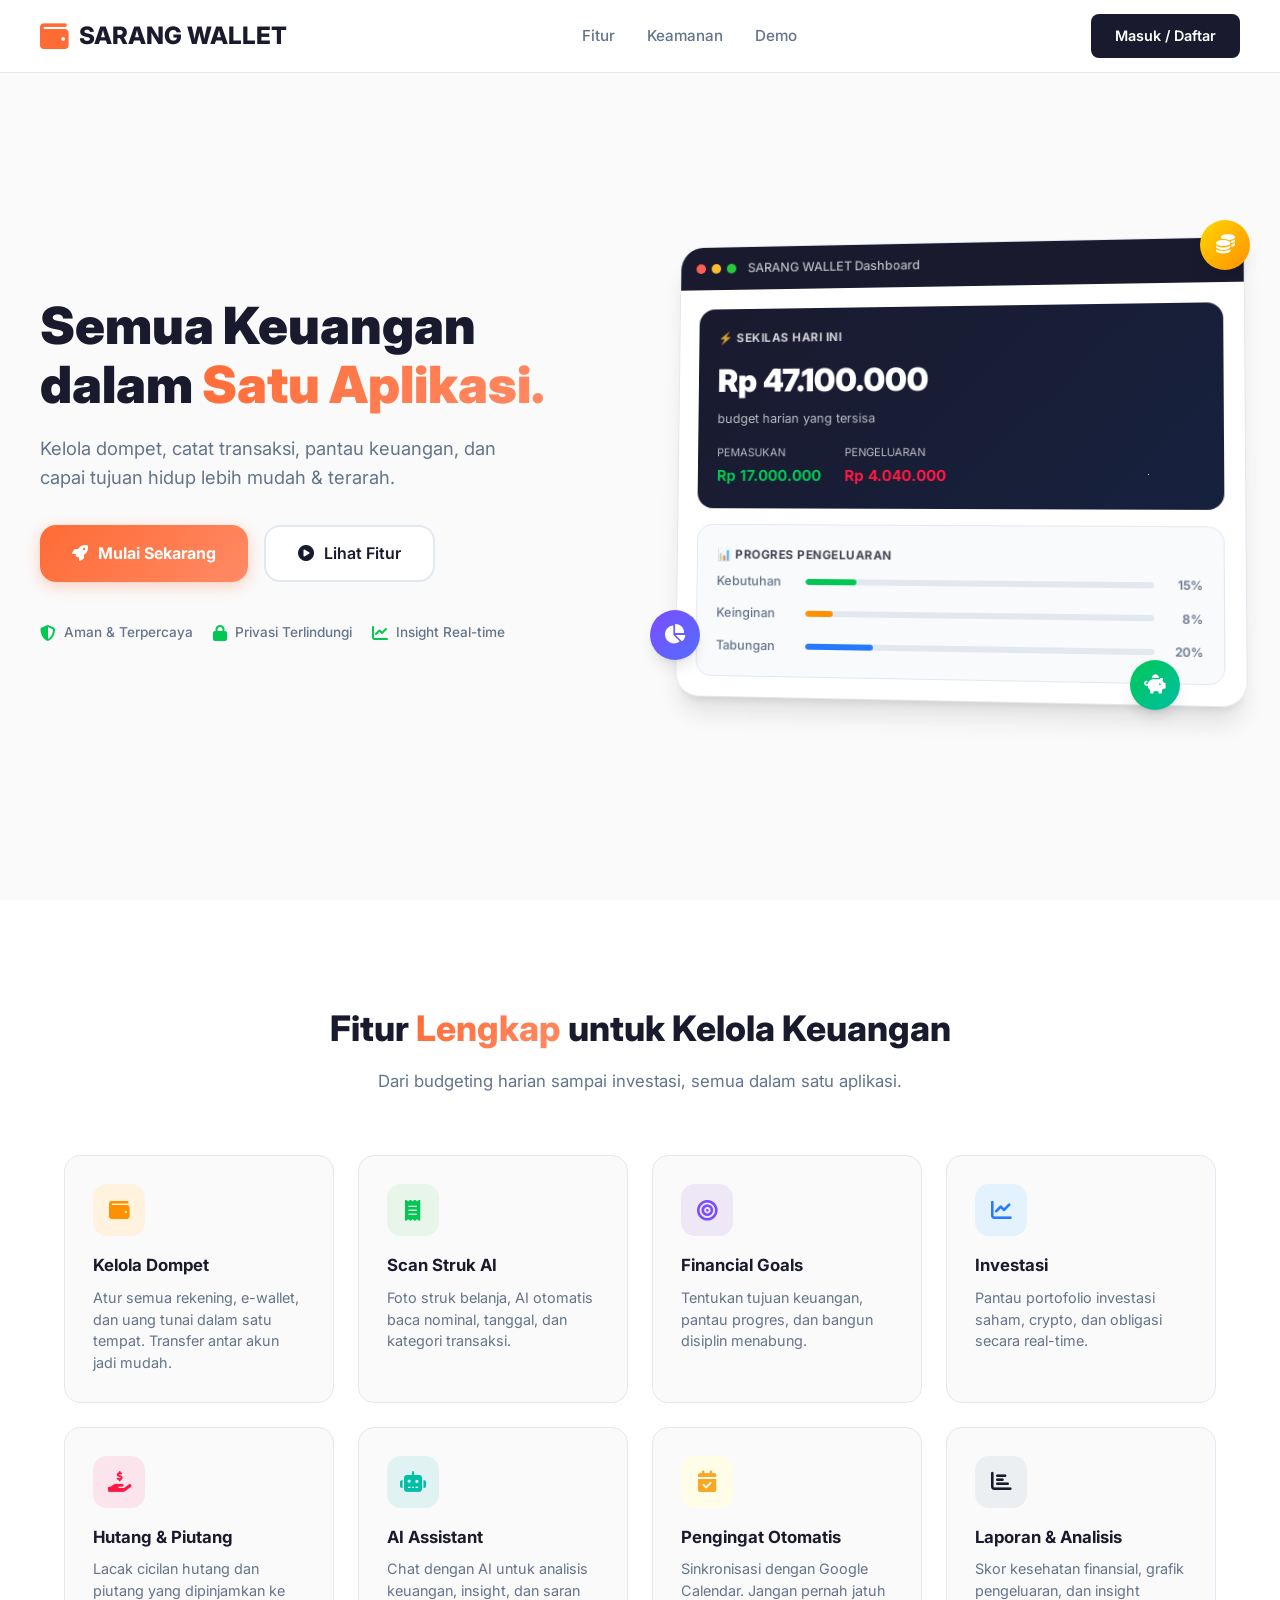
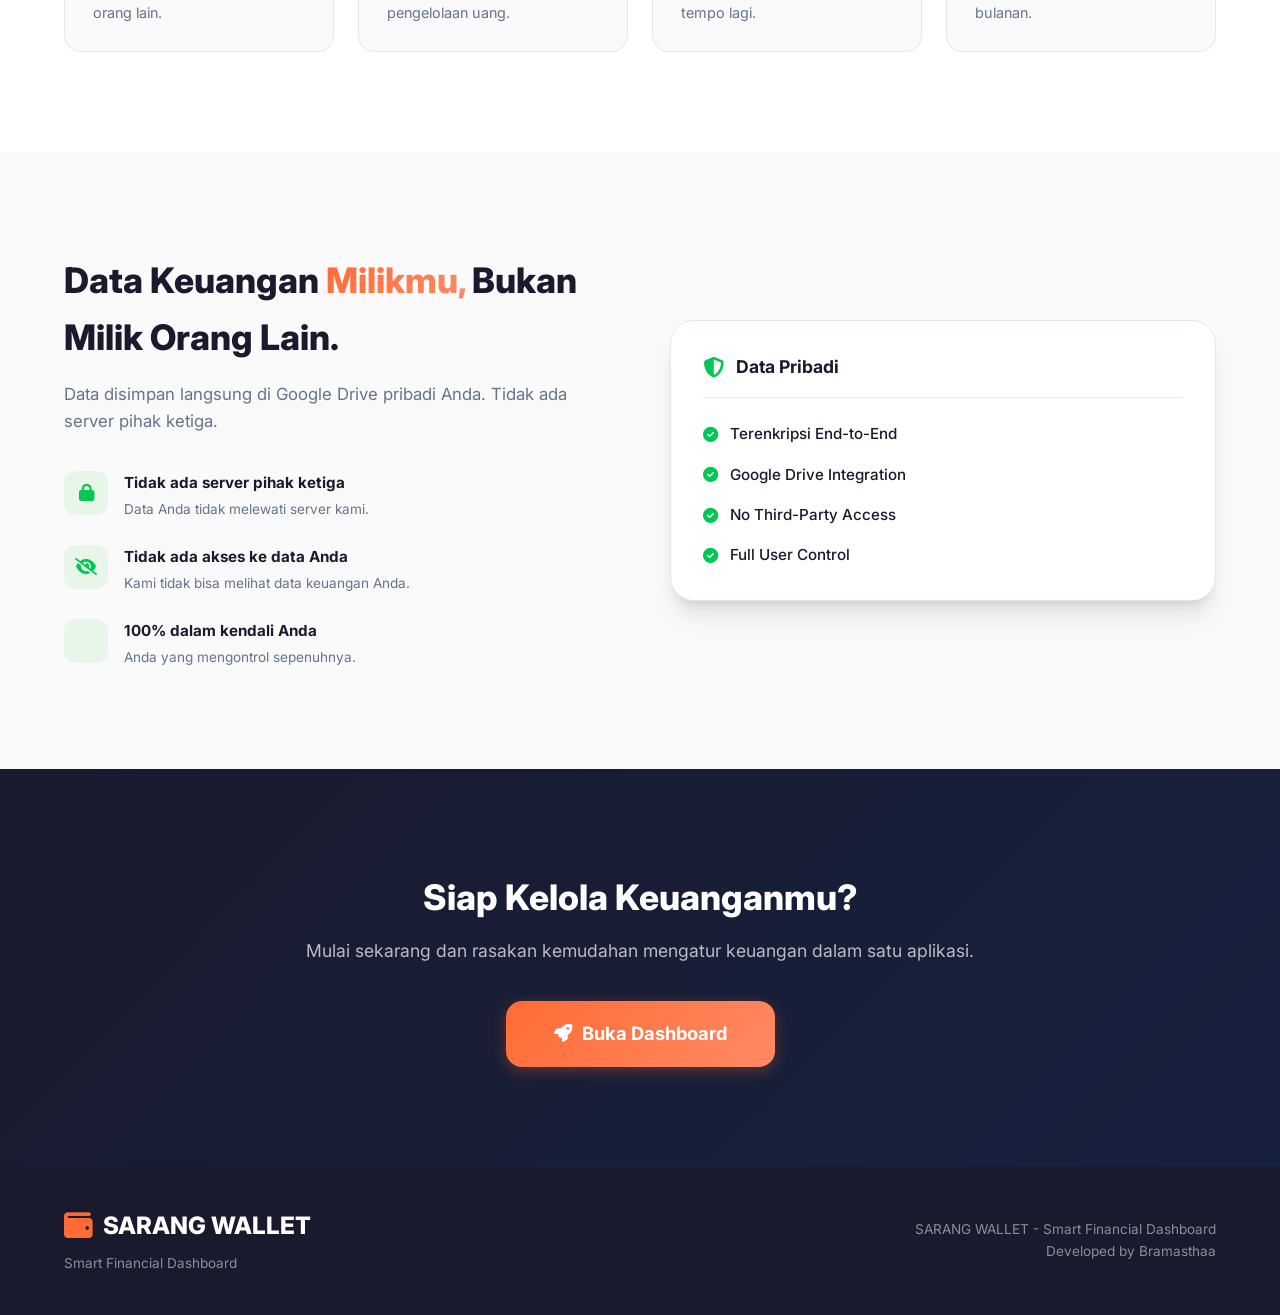
<file: index.html>
<!DOCTYPE html>
<html lang="id">
<head>
    <meta charset="UTF-8">
    <meta name="viewport" content="width=device-width, initial-scale=1.0">
    <title>SARANG WALLET - Smart Financial Dashboard</title>
    <link rel="stylesheet" href="css/landing.css">
    <link rel="stylesheet" href="https://cdnjs.cloudflare.com/ajax/libs/font-awesome/6.5.1/css/all.min.css">
    <link href="https://fonts.googleapis.com/css2?family=Inter:wght@300;400;500;600;700;800;900&display=swap" rel="stylesheet">
</head>
<body>
    <!-- Navigation -->
    <nav class="navbar">
        <div class="nav-container">
            <div class="logo">
                <i class="fas fa-wallet"></i>
                <span>SARANG WALLET</span>
            </div>
            <div class="nav-links">
                <a href="#features">Fitur</a>
                <a href="#security">Keamanan</a>
                <a href="#demo">Demo</a>
            </div>
            <a href="auth.html" class="btn-nav">Masuk / Daftar</a>
        </div>
    </nav>

    <!-- Hero Section -->
    <section class="hero">
        <div class="hero-container">
            <div class="hero-content">
                <h1>Semua Keuangan dalam <span class="highlight">Satu Aplikasi.</span></h1>
                <p>Kelola dompet, catat transaksi, pantau keuangan, dan capai tujuan hidup lebih mudah & terarah.</p>
                <div class="hero-buttons">
                    <a href="auth.html" class="btn-primary"><i class="fas fa-rocket"></i> Mulai Sekarang</a>
                    <a href="#features" class="btn-secondary"><i class="fas fa-play-circle"></i> Lihat Fitur</a>
                </div>
                <div class="trust-badges">
                    <div class="badge"><i class="fas fa-shield-halved"></i> Aman & Terpercaya</div>
                    <div class="badge"><i class="fas fa-lock"></i> Privasi Terlindungi</div>
                    <div class="badge"><i class="fas fa-chart-line"></i> Insight Real-time</div>
                </div>
            </div>
            <div class="hero-visual">
                <div class="dashboard-preview">
                    <div class="preview-header">
                        <div class="preview-dots">
                            <span></span><span></span><span></span>
                        </div>
                        <span class="preview-title">SARANG WALLET Dashboard</span>
                    </div>
                    <div class="preview-body">
                        <div class="preview-card dark">
                            <div class="preview-label">⚡ SEKILAS HARI INI</div>
                            <div class="preview-amount">Rp 47.100.000</div>
                            <div class="preview-sub">budget harian yang tersisa</div>
                            <div class="preview-stats">
                                <div class="stat"><span class="stat-label">Pemasukan</span><span class="stat-value green">Rp 17.000.000</span></div>
                                <div class="stat"><span class="stat-label">Pengeluaran</span><span class="stat-value red">Rp 4.040.000</span></div>
                            </div>
                        </div>
                        <div class="preview-card">
                            <div class="preview-label">📊 Progres Pengeluaran</div>
                            <div class="preview-bars">
                                <div class="bar-item">
                                    <span>Kebutuhan</span>
                                    <div class="bar"><div class="bar-fill" style="width: 15%"></div></div>
                                    <span class="bar-pct">15%</span>
                                </div>
                                <div class="bar-item">
                                    <span>Keinginan</span>
                                    <div class="bar"><div class="bar-fill orange" style="width: 8%"></div></div>
                                    <span class="bar-pct">8%</span>
                                </div>
                                <div class="bar-item">
                                    <span>Tabungan</span>
                                    <div class="bar"><div class="bar-fill blue" style="width: 20%"></div></div>
                                    <span class="bar-pct">20%</span>
                                </div>
                            </div>
                        </div>
                    </div>
                </div>
                <!-- Floating elements -->
                <div class="float-element float-1"><i class="fas fa-coins"></i></div>
                <div class="float-element float-2"><i class="fas fa-chart-pie"></i></div>
                <div class="float-element float-3"><i class="fas fa-piggy-bank"></i></div>
            </div>
        </div>
    </section>

    <!-- Features Section -->
    <section id="features" class="features">
        <div class="container">
            <h2>Fitur <span class="highlight">Lengkap</span> untuk Kelola Keuangan</h2>
            <p class="section-subtitle">Dari budgeting harian sampai investasi, semua dalam satu aplikasi.</p>
            
            <div class="features-grid">
                <div class="feature-card">
                    <div class="feature-icon orange"><i class="fas fa-wallet"></i></div>
                    <h3>Kelola Dompet</h3>
                    <p>Atur semua rekening, e-wallet, dan uang tunai dalam satu tempat. Transfer antar akun jadi mudah.</p>
                </div>
                <div class="feature-card">
                    <div class="feature-icon green"><i class="fas fa-receipt"></i></div>
                    <h3>Scan Struk AI</h3>
                    <p>Foto struk belanja, AI otomatis baca nominal, tanggal, dan kategori transaksi.</p>
                </div>
                <div class="feature-card">
                    <div class="feature-icon purple"><i class="fas fa-bullseye"></i></div>
                    <h3>Financial Goals</h3>
                    <p>Tentukan tujuan keuangan, pantau progres, dan bangun disiplin menabung.</p>
                </div>
                <div class="feature-card">
                    <div class="feature-icon blue"><i class="fas fa-chart-line"></i></div>
                    <h3>Investasi</h3>
                    <p>Pantau portofolio investasi saham, crypto, dan obligasi secara real-time.</p>
                </div>
                <div class="feature-card">
                    <div class="feature-icon red"><i class="fas fa-hand-holding-usd"></i></div>
                    <h3>Hutang & Piutang</h3>
                    <p>Lacak cicilan hutang dan piutang yang dipinjamkan ke orang lain.</p>
                </div>
                <div class="feature-card">
                    <div class="feature-icon teal"><i class="fas fa-robot"></i></div>
                    <h3>AI Assistant</h3>
                    <p>Chat dengan AI untuk analisis keuangan, insight, dan saran pengelolaan uang.</p>
                </div>
                <div class="feature-card">
                    <div class="feature-icon gold"><i class="fas fa-calendar-check"></i></div>
                    <h3>Pengingat Otomatis</h3>
                    <p>Sinkronisasi dengan Google Calendar. Jangan pernah jatuh tempo lagi.</p>
                </div>
                <div class="feature-card">
                    <div class="feature-icon dark"><i class="fas fa-chart-bar"></i></div>
                    <h3>Laporan & Analisis</h3>
                    <p>Skor kesehatan finansial, grafik pengeluaran, dan insight bulanan.</p>
                </div>
            </div>
        </div>
    </section>

    <!-- Security Section -->
    <section id="security" class="security">
        <div class="container">
            <div class="security-grid">
                <div class="security-content">
                    <h2>Data Keuangan <span class="highlight">Milikmu,</span> Bukan Milik Orang Lain.</h2>
                    <p>Data disimpan langsung di Google Drive pribadi Anda. Tidak ada server pihak ketiga.</p>
                    <div class="security-features">
                        <div class="sf-item">
                            <i class="fas fa-lock"></i>
                            <div>
                                <h4>Tidak ada server pihak ketiga</h4>
                                <p>Data Anda tidak melewati server kami.</p>
                            </div>
                        </div>
                        <div class="sf-item">
                            <i class="fas fa-eye-slash"></i>
                            <div>
                                <h4>Tidak ada akses ke data Anda</h4>
                                <p>Kami tidak bisa melihat data keuangan Anda.</p>
                            </div>
                        </div>
                        <div class="sf-item">
                            <i class="fas fa-cloud-check"></i>
                            <div>
                                <h4>100% dalam kendali Anda</h4>
                                <p>Anda yang mengontrol sepenuhnya.</p>
                            </div>
                        </div>
                    </div>
                </div>
                <div class="security-visual">
                    <div class="security-card">
                        <div class="sc-header"><i class="fas fa-shield-halved"></i> Data Pribadi</div>
                        <div class="sc-body">
                            <div class="sc-row"><i class="fas fa-check-circle green"></i> Terenkripsi End-to-End</div>
                            <div class="sc-row"><i class="fas fa-check-circle green"></i> Google Drive Integration</div>
                            <div class="sc-row"><i class="fas fa-check-circle green"></i> No Third-Party Access</div>
                            <div class="sc-row"><i class="fas fa-check-circle green"></i> Full User Control</div>
                        </div>
                    </div>
                </div>
            </div>
        </div>
    </section>

    <!-- Demo CTA -->
    <section id="demo" class="demo-cta">
        <div class="container">
            <h2>Siap Kelola Keuanganmu?</h2>
            <p>Mulai sekarang dan rasakan kemudahan mengatur keuangan dalam satu aplikasi.</p>
            <a href="auth.html" class="btn-primary large"><i class="fas fa-rocket"></i> Buka Dashboard</a>
        </div>
    </section>

    <!-- Footer -->
    <footer class="footer">
        <div class="container">
            <div class="footer-content">
                <div class="footer-brand">
                    <div class="logo"><i class="fas fa-wallet"></i><span>SARANG WALLET</span></div>
                    <p>Smart Financial Dashboard</p>
                </div>
                <div class="footer-copy">
                    <p>SARANG WALLET - Smart Financial Dashboard</p>
                    <p>Developed by Bramasthaa</p>
                </div>
            </div>
        </div>
    </footer>

    <script src="js/landing.js"></script>
</body>
</html>
</file>
<file: css/landing.css>
/* ============================================
   SARANG WALLET Landing Page Styles
   ============================================ */

:root {
    --primary: #1a1a2e;
    --primary-light: #16213e;
    --accent: #ff6b35;
    --accent-hover: #ff8555;
    --green: #00c853;
    --green-light: #e8f5e9;
    --red: #ff1744;
    --blue: #2979ff;
    --purple: #7c4dff;
    --teal: #00bfa5;
    --gold: #ffd600;
    --orange: #ff9100;
    --bg: #fafafa;
    --card-bg: #ffffff;
    --text: #1a1a2e;
    --text-light: #64748b;
    --text-lighter: #94a3b8;
    --border: #e2e8f0;
    --shadow: 0 4px 6px -1px rgba(0,0,0,0.1), 0 2px 4px -2px rgba(0,0,0,0.1);
    --shadow-lg: 0 10px 15px -3px rgba(0,0,0,0.1), 0 4px 6px -4px rgba(0,0,0,0.1);
    --shadow-xl: 0 20px 25px -5px rgba(0,0,0,0.1), 0 8px 10px -6px rgba(0,0,0,0.1);
    --radius: 16px;
    --radius-sm: 8px;
    --radius-lg: 24px;
}

* { margin: 0; padding: 0; box-sizing: border-box; }

body {
    font-family: 'Inter', -apple-system, BlinkMacSystemFont, sans-serif;
    background: var(--bg);
    color: var(--text);
    line-height: 1.6;
    overflow-x: hidden;
}

.container {
    max-width: 1200px;
    margin: 0 auto;
    padding: 0 24px;
}

/* ---- Navbar ---- */
.navbar {
    position: fixed;
    top: 0;
    left: 0;
    right: 0;
    z-index: 1000;
    background: rgba(255,255,255,0.9);
    backdrop-filter: blur(20px);
    border-bottom: 1px solid var(--border);
    padding: 0 24px;
}

.nav-container {
    max-width: 1200px;
    margin: 0 auto;
    display: flex;
    align-items: center;
    justify-content: space-between;
    height: 72px;
}

.logo {
    display: flex;
    align-items: center;
    gap: 10px;
    font-size: 1.5rem;
    font-weight: 800;
    color: var(--primary);
    text-decoration: none;
}

.logo i {
    color: var(--accent);
    font-size: 1.8rem;
}

.nav-links {
    display: flex;
    gap: 32px;
}

.nav-links a {
    text-decoration: none;
    color: var(--text-light);
    font-weight: 500;
    font-size: 0.95rem;
    transition: color 0.2s;
}

.nav-links a:hover { color: var(--accent); }

.btn-nav {
    background: var(--primary);
    color: white !important;
    padding: 10px 24px;
    border-radius: var(--radius-sm);
    text-decoration: none;
    font-weight: 600;
    font-size: 0.9rem;
    transition: all 0.2s;
}

.btn-nav:hover {
    background: var(--accent);
    transform: translateY(-1px);
}

/* ---- Hero ---- */
.hero {
    padding: 120px 24px 80px;
    min-height: 100vh;
    display: flex;
    align-items: center;
}

.hero-container {
    max-width: 1200px;
    margin: 0 auto;
    display: grid;
    grid-template-columns: 1fr 1fr;
    gap: 60px;
    align-items: center;
}

.hero-content h1 {
    font-size: 3.2rem;
    font-weight: 900;
    line-height: 1.15;
    margin-bottom: 20px;
    color: var(--primary);
}

.highlight {
    background: linear-gradient(135deg, var(--accent), #ff8a65);
    -webkit-background-clip: text;
    -webkit-text-fill-color: transparent;
    background-clip: text;
}

.hero-content p {
    font-size: 1.15rem;
    color: var(--text-light);
    margin-bottom: 32px;
    max-width: 500px;
}

.hero-buttons {
    display: flex;
    gap: 16px;
    margin-bottom: 40px;
}

.btn-primary {
    display: inline-flex;
    align-items: center;
    gap: 10px;
    background: linear-gradient(135deg, var(--accent), #ff8a65);
    color: white;
    padding: 14px 32px;
    border-radius: var(--radius);
    text-decoration: none;
    font-weight: 700;
    font-size: 1rem;
    transition: all 0.3s;
    box-shadow: 0 4px 15px rgba(255,107,53,0.3);
}

.btn-primary:hover {
    transform: translateY(-2px);
    box-shadow: 0 8px 25px rgba(255,107,53,0.4);
}

.btn-primary.large {
    padding: 18px 48px;
    font-size: 1.15rem;
}

.btn-secondary {
    display: inline-flex;
    align-items: center;
    gap: 10px;
    background: white;
    color: var(--primary);
    padding: 14px 32px;
    border-radius: var(--radius);
    text-decoration: none;
    font-weight: 600;
    font-size: 1rem;
    border: 2px solid var(--border);
    transition: all 0.3s;
}

.btn-secondary:hover {
    border-color: var(--accent);
    color: var(--accent);
    transform: translateY(-2px);
}

.trust-badges {
    display: flex;
    gap: 20px;
    flex-wrap: wrap;
}

.badge {
    display: flex;
    align-items: center;
    gap: 8px;
    font-size: 0.85rem;
    color: var(--text-light);
    font-weight: 500;
}

.badge i {
    color: var(--green);
    font-size: 1rem;
}

/* ---- Dashboard Preview ---- */
.hero-visual {
    position: relative;
}

.dashboard-preview {
    background: var(--card-bg);
    border-radius: var(--radius-lg);
    box-shadow: var(--shadow-xl);
    overflow: hidden;
    border: 1px solid var(--border);
    transform: perspective(1000px) rotateY(-5deg) rotateX(2deg);
    transition: transform 0.5s;
}

.dashboard-preview:hover {
    transform: perspective(1000px) rotateY(0deg) rotateX(0deg);
}

.preview-header {
    background: var(--primary);
    padding: 12px 16px;
    display: flex;
    align-items: center;
    gap: 12px;
}

.preview-dots {
    display: flex;
    gap: 6px;
}

.preview-dots span {
    width: 10px;
    height: 10px;
    border-radius: 50%;
}

.preview-dots span:nth-child(1) { background: #ff5f57; }
.preview-dots span:nth-child(2) { background: #febc2e; }
.preview-dots span:nth-child(3) { background: #28c840; }

.preview-title {
    color: rgba(255,255,255,0.7);
    font-size: 0.8rem;
    font-weight: 500;
}

.preview-body {
    padding: 20px;
    display: flex;
    flex-direction: column;
    gap: 16px;
}

.preview-card {
    background: #f8fafc;
    border-radius: var(--radius);
    padding: 20px;
    border: 1px solid var(--border);
}

.preview-card.dark {
    background: linear-gradient(135deg, #1a1a2e, #16213e);
    border: none;
    color: white;
}

.preview-label {
    font-size: 0.75rem;
    font-weight: 700;
    text-transform: uppercase;
    letter-spacing: 0.5px;
    margin-bottom: 8px;
    opacity: 0.8;
}

.preview-amount {
    font-size: 2rem;
    font-weight: 900;
    margin-bottom: 4px;
}

.preview-sub {
    font-size: 0.8rem;
    opacity: 0.7;
    margin-bottom: 16px;
}

.preview-stats {
    display: flex;
    gap: 24px;
}

.stat {
    display: flex;
    flex-direction: column;
    gap: 2px;
}

.stat-label {
    font-size: 0.7rem;
    opacity: 0.7;
    text-transform: uppercase;
}

.stat-value {
    font-weight: 700;
    font-size: 0.95rem;
}

.stat-value.green { color: var(--green); }
.stat-value.red { color: var(--red); }

.preview-bars {
    display: flex;
    flex-direction: column;
    gap: 12px;
}

.bar-item {
    display: flex;
    align-items: center;
    gap: 12px;
    font-size: 0.8rem;
}

.bar-item span:first-child {
    width: 80px;
    font-weight: 500;
    color: var(--text-light);
}

.bar {
    flex: 1;
    height: 6px;
    background: #e2e8f0;
    border-radius: 3px;
    overflow: hidden;
}

.bar-fill {
    height: 100%;
    background: var(--green);
    border-radius: 3px;
    transition: width 1s ease;
}

.bar-fill.orange { background: var(--orange); }
.bar-fill.blue { background: var(--blue); }

.bar-pct {
    width: 35px;
    text-align: right;
    font-weight: 600;
    font-size: 0.75rem;
    color: var(--text-light);
}

/* Floating elements */
.float-element {
    position: absolute;
    width: 50px;
    height: 50px;
    border-radius: 50%;
    display: flex;
    align-items: center;
    justify-content: center;
    font-size: 1.2rem;
    color: white;
    box-shadow: var(--shadow-lg);
    animation: float 3s ease-in-out infinite;
}

.float-1 {
    top: -20px;
    right: -10px;
    background: linear-gradient(135deg, #ffd600, #ff9100);
    animation-delay: 0s;
}

.float-2 {
    bottom: 40px;
    left: -20px;
    background: linear-gradient(135deg, #7c4dff, #536dfe);
    animation-delay: 1s;
}

.float-3 {
    bottom: -10px;
    right: 60px;
    background: linear-gradient(135deg, #00c853, #00bfa5);
    animation-delay: 2s;
}

@keyframes float {
    0%, 100% { transform: translateY(0px); }
    50% { transform: translateY(-10px); }
}

/* ---- Features ---- */
.features {
    padding: 100px 24px;
    background: white;
}

.features h2, .security h2, .demo-cta h2 {
    text-align: center;
    font-size: 2.2rem;
    font-weight: 800;
    margin-bottom: 12px;
}

.section-subtitle {
    text-align: center;
    color: var(--text-light);
    font-size: 1.05rem;
    margin-bottom: 60px;
}

.features-grid {
    display: grid;
    grid-template-columns: repeat(4, 1fr);
    gap: 24px;
}

.feature-card {
    background: var(--bg);
    border-radius: var(--radius);
    padding: 28px;
    border: 1px solid var(--border);
    transition: all 0.3s;
}

.feature-card:hover {
    transform: translateY(-4px);
    box-shadow: var(--shadow-lg);
    border-color: var(--accent);
}

.feature-icon {
    width: 52px;
    height: 52px;
    border-radius: 14px;
    display: flex;
    align-items: center;
    justify-content: center;
    font-size: 1.3rem;
    margin-bottom: 16px;
}

.feature-icon.orange { background: #fff3e0; color: var(--orange); }
.feature-icon.green { background: var(--green-light); color: var(--green); }
.feature-icon.purple { background: #ede7f6; color: var(--purple); }
.feature-icon.blue { background: #e3f2fd; color: var(--blue); }
.feature-icon.red { background: #fce4ec; color: var(--red); }
.feature-icon.teal { background: #e0f2f1; color: var(--teal); }
.feature-icon.gold { background: #fffde7; color: #f9a825; }
.feature-icon.dark { background: #eceff1; color: var(--primary); }

.feature-card h3 {
    font-size: 1.05rem;
    font-weight: 700;
    margin-bottom: 8px;
}

.feature-card p {
    font-size: 0.9rem;
    color: var(--text-light);
    line-height: 1.5;
}

/* ---- Security ---- */
.security {
    padding: 100px 24px;
    background: var(--bg);
}

.security-grid {
    display: grid;
    grid-template-columns: 1fr 1fr;
    gap: 60px;
    align-items: center;
}

.security-content h2 {
    text-align: left;
    margin-bottom: 16px;
}

.security-content > p {
    color: var(--text-light);
    font-size: 1.05rem;
    margin-bottom: 36px;
}

.security-features {
    display: flex;
    flex-direction: column;
    gap: 24px;
}

.sf-item {
    display: flex;
    gap: 16px;
    align-items: flex-start;
}

.sf-item i {
    width: 44px;
    height: 44px;
    min-width: 44px;
    border-radius: 12px;
    display: flex;
    align-items: center;
    justify-content: center;
    background: #e8f5e9;
    color: var(--green);
    font-size: 1.1rem;
}

.sf-item h4 {
    font-size: 0.95rem;
    font-weight: 700;
    margin-bottom: 4px;
}

.sf-item p {
    font-size: 0.85rem;
    color: var(--text-light);
}

.security-card {
    background: white;
    border-radius: var(--radius-lg);
    padding: 32px;
    box-shadow: var(--shadow-xl);
    border: 1px solid var(--border);
}

.sc-header {
    display: flex;
    align-items: center;
    gap: 12px;
    font-size: 1.1rem;
    font-weight: 700;
    margin-bottom: 24px;
    padding-bottom: 16px;
    border-bottom: 1px solid var(--border);
}

.sc-header i {
    color: var(--green);
    font-size: 1.3rem;
}

.sc-body {
    display: flex;
    flex-direction: column;
    gap: 16px;
}

.sc-row {
    display: flex;
    align-items: center;
    gap: 12px;
    font-size: 0.95rem;
    font-weight: 500;
}

.sc-row i.green { color: var(--green); }

/* ---- Demo CTA ---- */
.demo-cta {
    padding: 100px 24px;
    background: linear-gradient(135deg, var(--primary), var(--primary-light));
    color: white;
    text-align: center;
}

.demo-cta h2 { color: white; }
.demo-cta p {
    color: rgba(255,255,255,0.7);
    font-size: 1.1rem;
    margin-bottom: 36px;
}

/* ---- Footer ---- */
.footer {
    background: var(--primary);
    color: white;
    padding: 40px 24px;
}

.footer-content {
    display: flex;
    justify-content: space-between;
    align-items: center;
}

.footer-brand .logo {
    color: white;
    margin-bottom: 8px;
}

.footer-brand p {
    color: rgba(255,255,255,0.5);
    font-size: 0.85rem;
}

.footer-copy {
    text-align: right;
}

.footer-copy p {
    color: rgba(255,255,255,0.5);
    font-size: 0.85rem;
}

/* ---- Responsive ---- */
@media (max-width: 1024px) {
    .features-grid {
        grid-template-columns: repeat(2, 1fr);
    }
    .hero-container {
        grid-template-columns: 1fr;
        gap: 40px;
    }
    .hero-content h1 { font-size: 2.5rem; }
    .hero-visual { order: -1; }
    .dashboard-preview {
        transform: none;
        max-width: 500px;
        margin: 0 auto;
    }
    .security-grid {
        grid-template-columns: 1fr;
    }
    .security-content h2 { text-align: center; }
    .security-content > p { text-align: center; }
}

@media (max-width: 640px) {
    .nav-links { display: none; }
    .hero-content h1 { font-size: 2rem; }
    .hero-buttons { flex-direction: column; }
    .features-grid { grid-template-columns: 1fr; }
    .trust-badges { flex-direction: column; gap: 12px; }
    .preview-stats { flex-direction: column; gap: 12px; }
    .footer-content { flex-direction: column; gap: 16px; text-align: center; }
    .footer-copy { text-align: center; }
}
</file>
